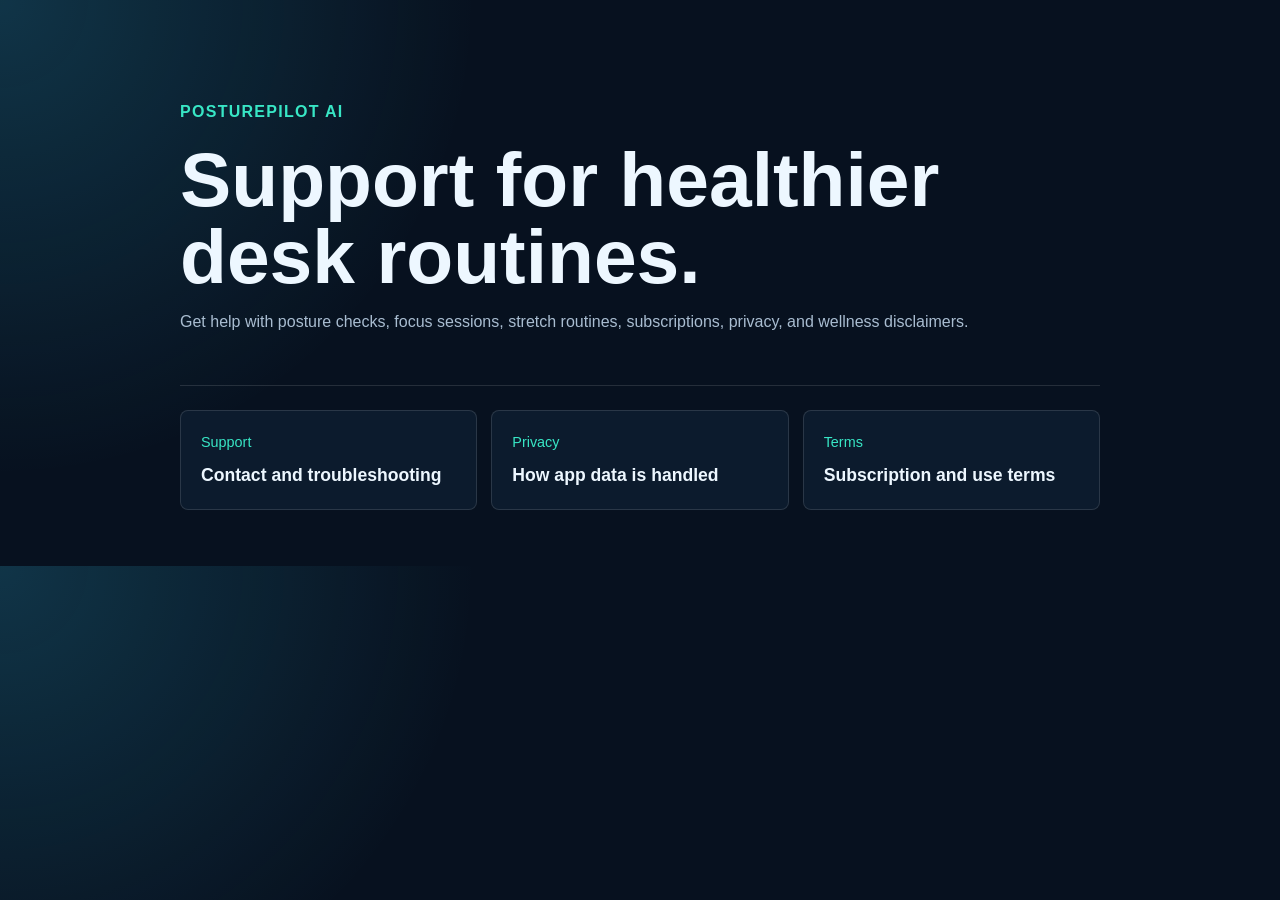
<file: docs/index.html>
<!doctype html>
<html lang="en">
<head>
  <meta charset="utf-8">
  <meta name="viewport" content="width=device-width, initial-scale=1">
  <title>PosturePilot AI Support</title>
  <link rel="stylesheet" href="./styles.css">
</head>
<body>
  <main class="page">
    <section class="hero">
      <p class="eyebrow">PosturePilot AI</p>
      <h1>Support for healthier desk routines.</h1>
      <p>Get help with posture checks, focus sessions, stretch routines, subscriptions, privacy, and wellness disclaimers.</p>
    </section>
    <section class="grid">
      <a class="card" href="./support/">
        <span>Support</span>
        <strong>Contact and troubleshooting</strong>
      </a>
      <a class="card" href="./privacy/">
        <span>Privacy</span>
        <strong>How app data is handled</strong>
      </a>
      <a class="card" href="./terms/">
        <span>Terms</span>
        <strong>Subscription and use terms</strong>
      </a>
    </section>
  </main>
</body>
</html>
</file>
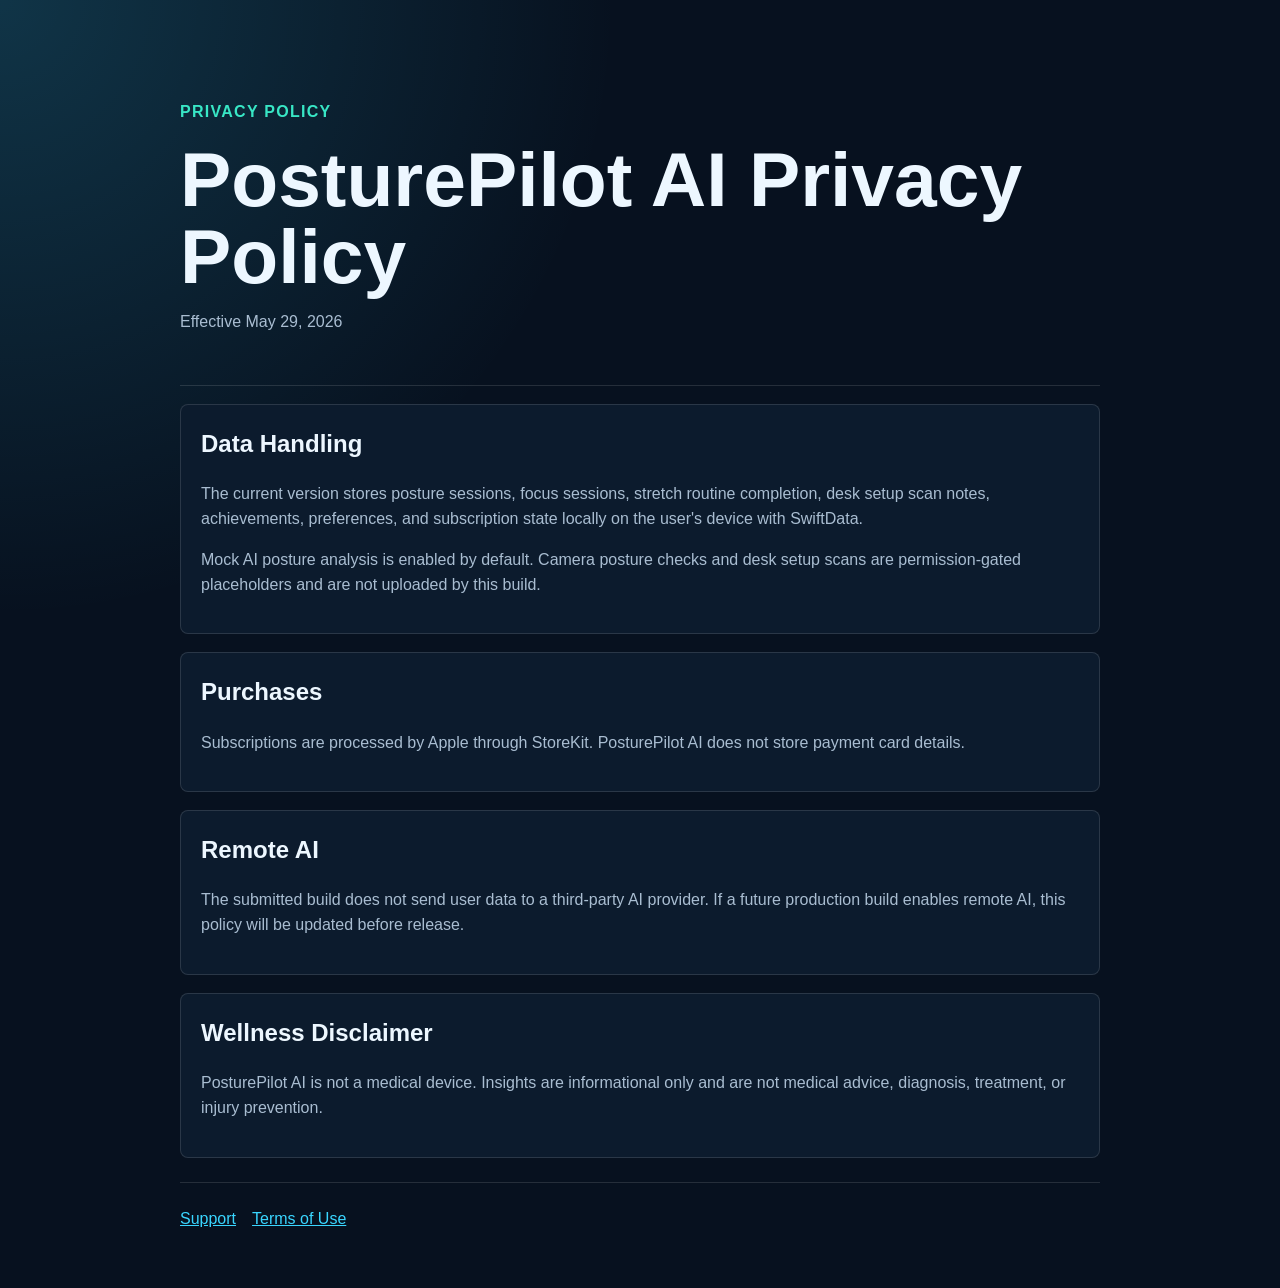
<file: docs/privacy/index.html>
<!doctype html>
<html lang="en">
<head>
  <meta charset="utf-8">
  <meta name="viewport" content="width=device-width, initial-scale=1">
  <title>PosturePilot AI Privacy Policy</title>
  <link rel="stylesheet" href="../styles.css">
</head>
<body>
  <main class="page">
    <section class="hero">
      <p class="eyebrow">Privacy Policy</p>
      <h1>PosturePilot AI Privacy Policy</h1>
      <p>Effective May 29, 2026</p>
    </section>
    <section class="panel">
      <h2>Data Handling</h2>
      <p>The current version stores posture sessions, focus sessions, stretch routine completion, desk setup scan notes, achievements, preferences, and subscription state locally on the user's device with SwiftData.</p>
      <p>Mock AI posture analysis is enabled by default. Camera posture checks and desk setup scans are permission-gated placeholders and are not uploaded by this build.</p>
    </section>
    <section class="panel">
      <h2>Purchases</h2>
      <p>Subscriptions are processed by Apple through StoreKit. PosturePilot AI does not store payment card details.</p>
    </section>
    <section class="panel">
      <h2>Remote AI</h2>
      <p>The submitted build does not send user data to a third-party AI provider. If a future production build enables remote AI, this policy will be updated before release.</p>
    </section>
    <section class="panel">
      <h2>Wellness Disclaimer</h2>
      <p>PosturePilot AI is not a medical device. Insights are informational only and are not medical advice, diagnosis, treatment, or injury prevention.</p>
    </section>
    <nav class="links">
      <a href="../support/">Support</a>
      <a href="../terms/">Terms of Use</a>
    </nav>
  </main>
</body>
</html>
</file>
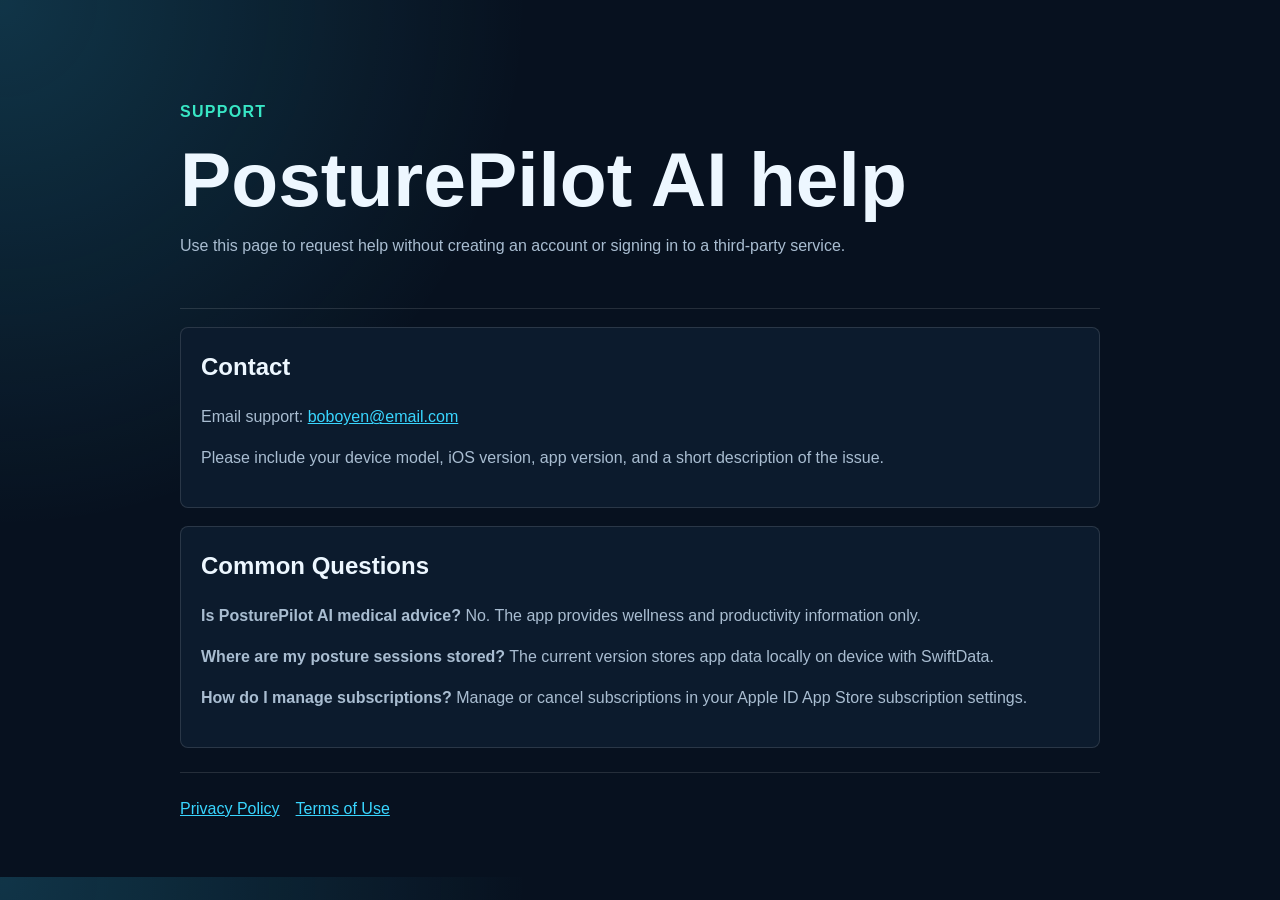
<file: docs/support/index.html>
<!doctype html>
<html lang="en">
<head>
  <meta charset="utf-8">
  <meta name="viewport" content="width=device-width, initial-scale=1">
  <title>PosturePilot AI Support</title>
  <link rel="stylesheet" href="../styles.css">
</head>
<body>
  <main class="page">
    <section class="hero">
      <p class="eyebrow">Support</p>
      <h1>PosturePilot AI help</h1>
      <p>Use this page to request help without creating an account or signing in to a third-party service.</p>
    </section>
    <section class="panel">
      <h2>Contact</h2>
      <p>Email support: <a href="mailto:boboyen@email.com">boboyen@email.com</a></p>
      <p>Please include your device model, iOS version, app version, and a short description of the issue.</p>
    </section>
    <section class="panel">
      <h2>Common Questions</h2>
      <p><strong>Is PosturePilot AI medical advice?</strong> No. The app provides wellness and productivity information only.</p>
      <p><strong>Where are my posture sessions stored?</strong> The current version stores app data locally on device with SwiftData.</p>
      <p><strong>How do I manage subscriptions?</strong> Manage or cancel subscriptions in your Apple ID App Store subscription settings.</p>
    </section>
    <nav class="links">
      <a href="../privacy/">Privacy Policy</a>
      <a href="../terms/">Terms of Use</a>
    </nav>
  </main>
</body>
</html>
</file>
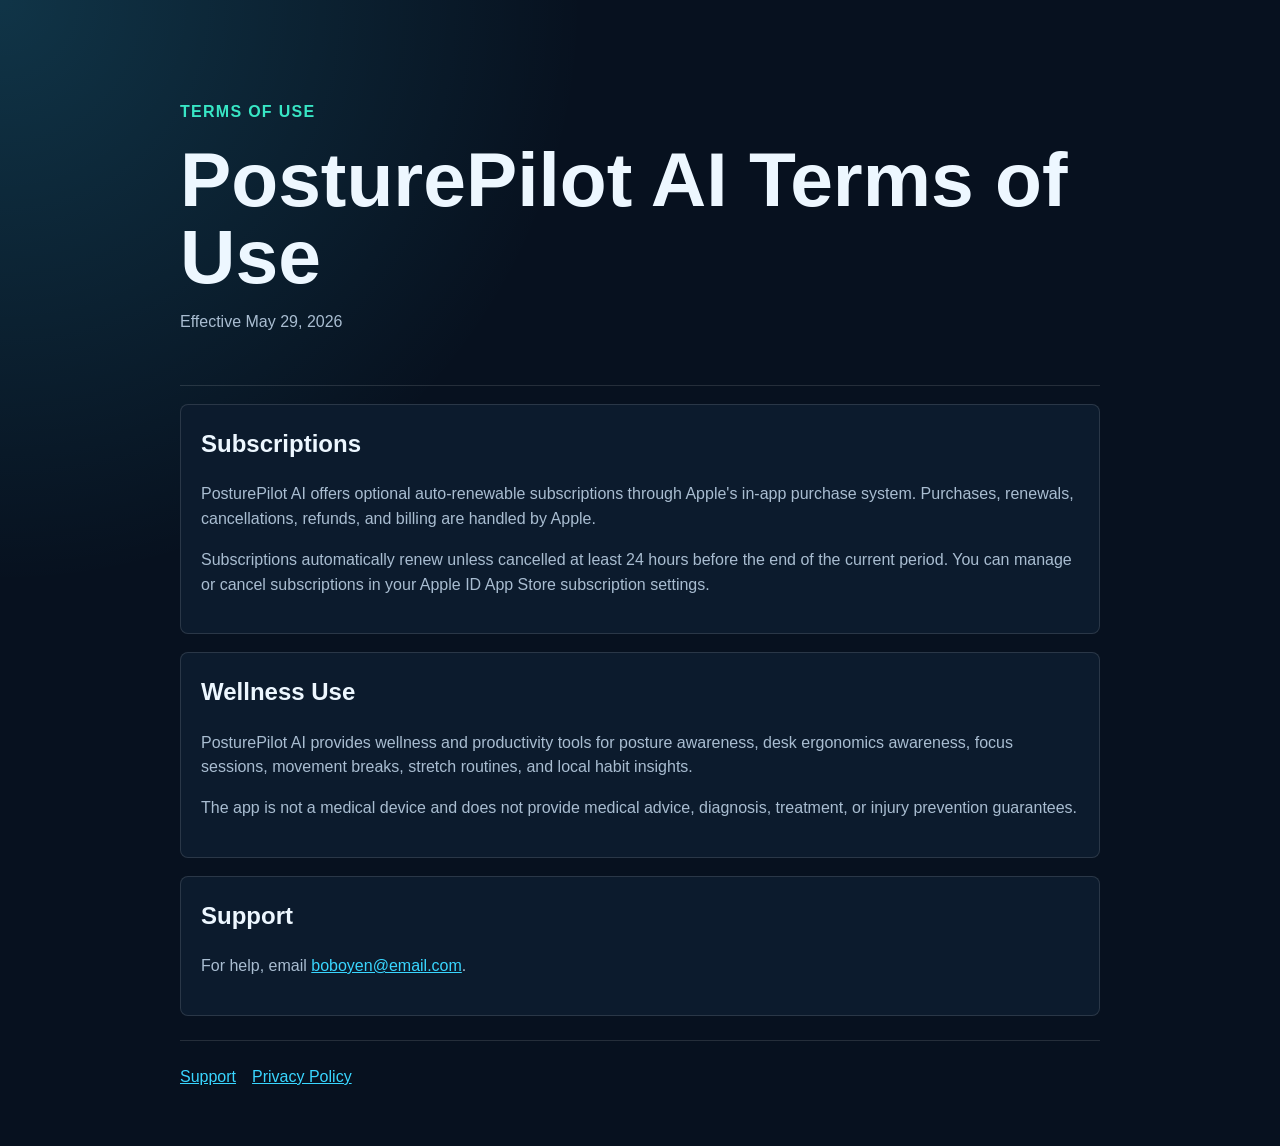
<file: docs/terms/index.html>
<!doctype html>
<html lang="en">
<head>
  <meta charset="utf-8">
  <meta name="viewport" content="width=device-width, initial-scale=1">
  <title>PosturePilot AI Terms of Use</title>
  <link rel="stylesheet" href="../styles.css">
</head>
<body>
  <main class="page">
    <section class="hero">
      <p class="eyebrow">Terms of Use</p>
      <h1>PosturePilot AI Terms of Use</h1>
      <p>Effective May 29, 2026</p>
    </section>
    <section class="panel">
      <h2>Subscriptions</h2>
      <p>PosturePilot AI offers optional auto-renewable subscriptions through Apple's in-app purchase system. Purchases, renewals, cancellations, refunds, and billing are handled by Apple.</p>
      <p>Subscriptions automatically renew unless cancelled at least 24 hours before the end of the current period. You can manage or cancel subscriptions in your Apple ID App Store subscription settings.</p>
    </section>
    <section class="panel">
      <h2>Wellness Use</h2>
      <p>PosturePilot AI provides wellness and productivity tools for posture awareness, desk ergonomics awareness, focus sessions, movement breaks, stretch routines, and local habit insights.</p>
      <p>The app is not a medical device and does not provide medical advice, diagnosis, treatment, or injury prevention guarantees.</p>
    </section>
    <section class="panel">
      <h2>Support</h2>
      <p>For help, email <a href="mailto:boboyen@email.com">boboyen@email.com</a>.</p>
    </section>
    <nav class="links">
      <a href="../support/">Support</a>
      <a href="../privacy/">Privacy Policy</a>
    </nav>
  </main>
</body>
</html>
</file>
<file: docs/styles.css>
:root {
  color-scheme: dark;
  --bg: #07111f;
  --panel: #0d1d31;
  --text: #edf7ff;
  --muted: #a9bdd1;
  --cyan: #39d6ff;
  --teal: #38e6c5;
  --line: rgba(255,255,255,.12);
}

* { box-sizing: border-box; }
body {
  margin: 0;
  background: radial-gradient(circle at top left, rgba(57,214,255,.18), transparent 34%), var(--bg);
  color: var(--text);
  font: 16px/1.55 -apple-system, BlinkMacSystemFont, "Segoe UI", sans-serif;
}
a { color: var(--cyan); }
.page {
  width: min(920px, calc(100% - 32px));
  margin: 0 auto;
  padding: 56px 0;
}
.hero {
  padding: 28px 0 34px;
  border-bottom: 1px solid var(--line);
}
.eyebrow {
  color: var(--teal);
  font-weight: 700;
  text-transform: uppercase;
  letter-spacing: .08em;
}
h1 {
  margin: 0 0 12px;
  font-size: clamp(2.2rem, 6vw, 4.8rem);
  line-height: 1;
}
h2 { margin-top: 0; }
p { color: var(--muted); }
.grid {
  display: grid;
  grid-template-columns: repeat(auto-fit, minmax(220px, 1fr));
  gap: 14px;
  margin-top: 24px;
}
.card, .panel {
  background: color-mix(in srgb, var(--panel), black 8%);
  border: 1px solid var(--line);
  border-radius: 8px;
  padding: 20px;
}
.card {
  display: grid;
  gap: 8px;
  text-decoration: none;
}
.card span { color: var(--teal); font-size: .9rem; }
.card strong { color: var(--text); font-size: 1.1rem; }
.panel { margin-top: 18px; }
.links {
  display: flex;
  flex-wrap: wrap;
  gap: 16px;
  margin-top: 24px;
  padding-top: 24px;
  border-top: 1px solid var(--line);
}
</file>
